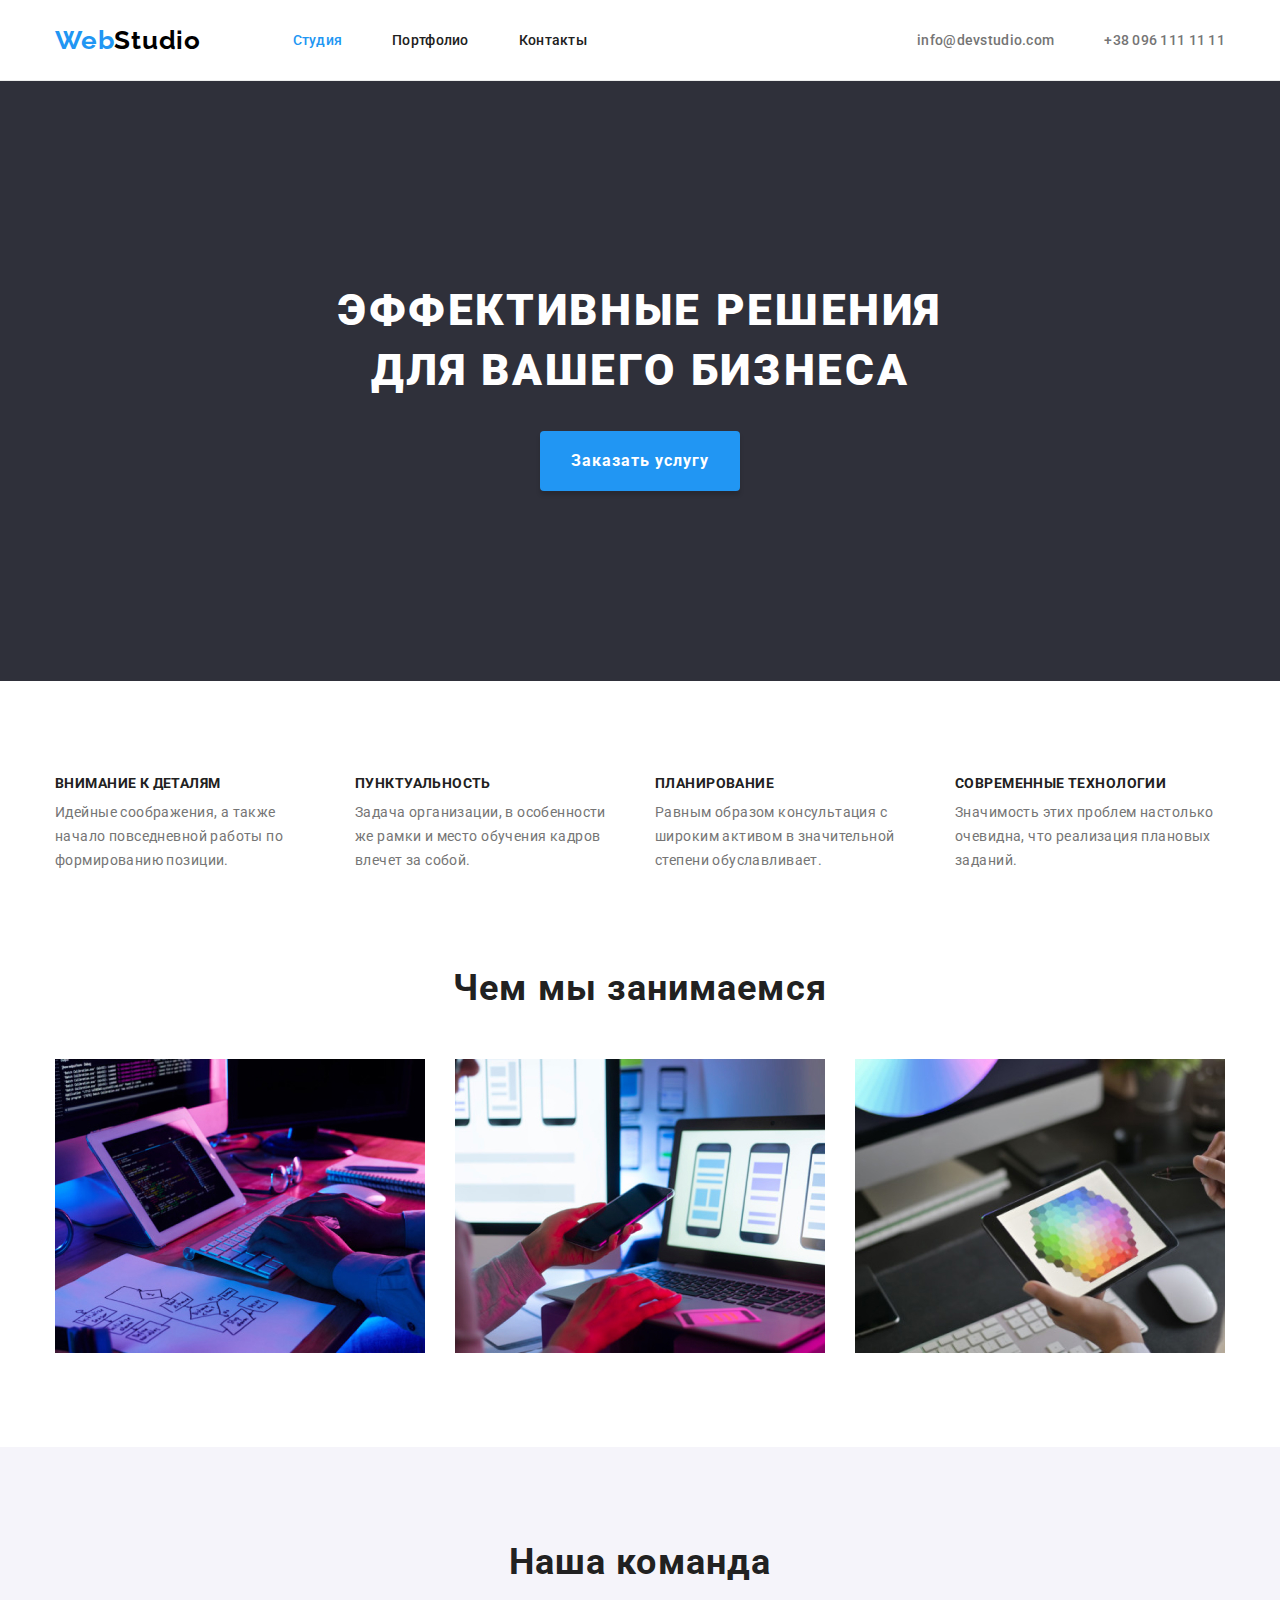
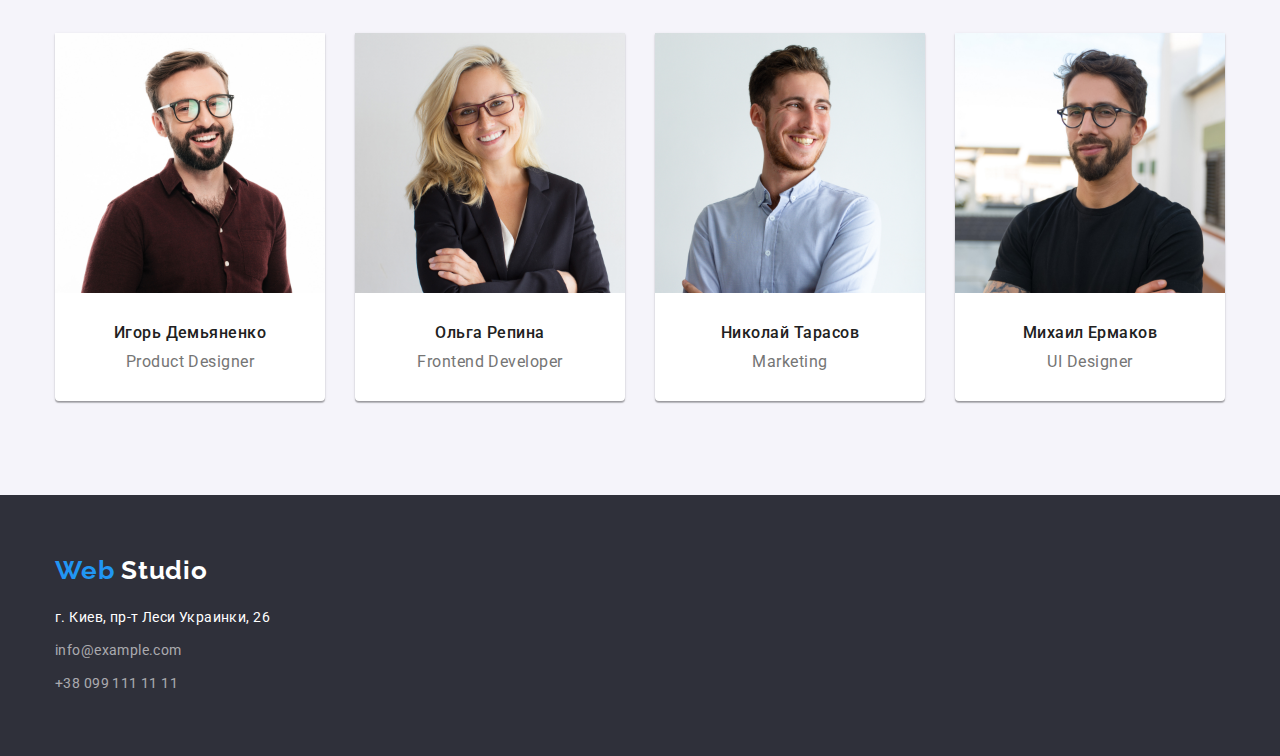
<file: index.html>
<!DOCTYPE html>
<html lang="ru">
  <head>
    <meta charset="UTF-8" />
    <meta name="viewport" content="width=device-width, initial-scale=1.0" />
    <meta http-equiv="X-UA-Compatible" content="ie=edge" />
    <link rel="preconnect" href="https://fonts.gstatic.com" />
    <link rel="preconnect" href="https://fonts.gstatic.com">
    <link href="https://fonts.googleapis.com/css2?family=Raleway:wght@700&family=Roboto:wght@400;500;700;900&display=swap" rel="stylesheet">
    <link rel="stylesheet" href="style/style.css" />
    <title>Студия</title>
  </head>
  <body>
    
      <header class="header">
        <div class="header-container">
          <nav class="upper-logo-navlinks">
            <a href="index.html" class="logo"
              ><span class="corp-color">Web</span
              ><span class="logo-black">Studio</span></a
            >
            <ul class="navlink">
              <li><a href="index.html" class="corp-color upper-link">Студия</a></li>
              <li><a href="portfolio.html" class="upper-link">Портфолио</a></li>
              <li><a href="#" class="upper-link">Контакты</a></li>
            </ul>
          </nav>
            <ul class="navlink">
              <li>
                <a href="mailto:info@devstudio.com" class="upper-contacts"
                  >info@devstudio.com</a
                >
              </li>
              <li>
                <a href="tel:+380961111111" class="upper-contacts"
                  >+38 096 111 11 11</a
                >
              </li>
            </ul>
          </div> 
      </header>
      
    <main>
      <!-- section hero -->
      <section>
        <div class="hero">
          <h1 class="main-title main-white">
            Эффективные решения для вашего бизнеса
          </h1>
          <a href="#" class="order-link main-white">Заказать услугу</a>
        </div>      
      </section>
      <!-- section our values -->
      <section>
        <!-- the h2 is visually hidden -->
        <div class="values">
          <h2 class="visually-hidden">Наши ценности</h2>
          <ul class="values-list">
            <li class="value-card">
              <h3 class="value-title">Внимание к деталям</h3>
              <p class="value-desc">
                Идейные соображения, а также начало повседневной работы по
                формированию позиции.
              </p>
            </li>
            <li class="value-card">
              <h3 class="value-title">Пунктуальность</h3>
              <p class="value-desc">
                Задача организации, в особенности же рамки и место обучения кадров
                влечет за собой.
              </p>
            </li>
            <li class="value-card">
              <h3 class="value-title">Планирование</h3>
              <p class="value-desc">
                Равным образом консультация с широким активом в значительной
                степени обуславливает.
              </p>
            </li>
            <li class="value-card">
              <h3 class="value-title">Современные технологии</h3>
              <p class="value-desc">
                Значимость этих проблем настолько очевидна, что реализация
                плановых заданий.
              </p>
            </li>
          </ul>
        </div>
       </section>
      <!-- section what we do -->
      <section>
        <div class="what-we-do">
          <h2 class="section-title we-do-title">Чем мы занимаемся</h2>
          <ul class="we-do-list">
            <li class="we-do-image">
              <img
                src="images/pc-tablet.jpg"
                width="370"
                alt="компьютер и планшет"
              />
            </li>
            <li class="we-do-image">
              <img
                src="images/pc-phone.jpg"
                width="370"
                alt="компьютер и мобильный телефон"
              />
            </li>
            <li class="we-do-image">
              <img
                src="images/tablet-colors.jpg"
                width="370"
                alt="палитра цветов на экране планшета"
              />
            </li>
          </ul>
        </div>        
      </section>
      <!-- section team -->
      <section>
        <div class="team-container">
          <h2 class="section-title team-title">Наша команда</h2>
          <ul class="team-list">
            <li class="team-card">
              <img src="images/team1.jpg" alt="фото игоря" width="270" />
              <h3 class="our-team team-name">Игорь Демьяненко</h3>
              <p class="our-team team-role">Product Designer</p>
            </li>
            <li class="team-card">
              <img src="images/team2.jpg" alt="фото ольги" width="270" />
              <h3 class="our-team team-name">Ольга Репина</h3>
              <p class="our-team team-role">Frontend Developer</p>
            </li>
            <li class="team-card">
              <img src="images/team3.jpg" alt="фото николая" width="270" />
              <h3 class="our-team team-name">Николай Тарасов</h3>
              <p class="our-team team-role">Marketing</p>
            </li>
            <li class="team-card">
              <img src="images/team4.jpg" alt="фото михаила" width="270" />
              <h3 class="our-team team-name">Михаил Ермаков</h3>
              <p class="our-team team-role">UI Designer</p>
            </li>
          </ul>
        </div>      
      </section>
    </main>
    <!-- Footer area -->
    <footer class="footer">
      <div class="footer-container">
        <a href="index.html" class="logo footer-logo">
          <span class="corp-color">Web</span>
          <span class="main-white">Studio</span></a>
      <address>
        <span class="footer-text footer-adress">г. Киев, пр-т Леси Украинки, 26</span>
        <ul>
          <li class="footer-margin">
            <a
              href="mailto:info@example.com"
              class="footer-text footer-contacts"
              >info@example.com</a>
          </li>
          <li>
            <a href="tel:+38099111111" class="footer-text footer-contacts"
              >+38 099 111 11 11</a
            >
          </li>
        </ul>
      </address>
      </div>
    </footer>
  </body>
</html>
</file>
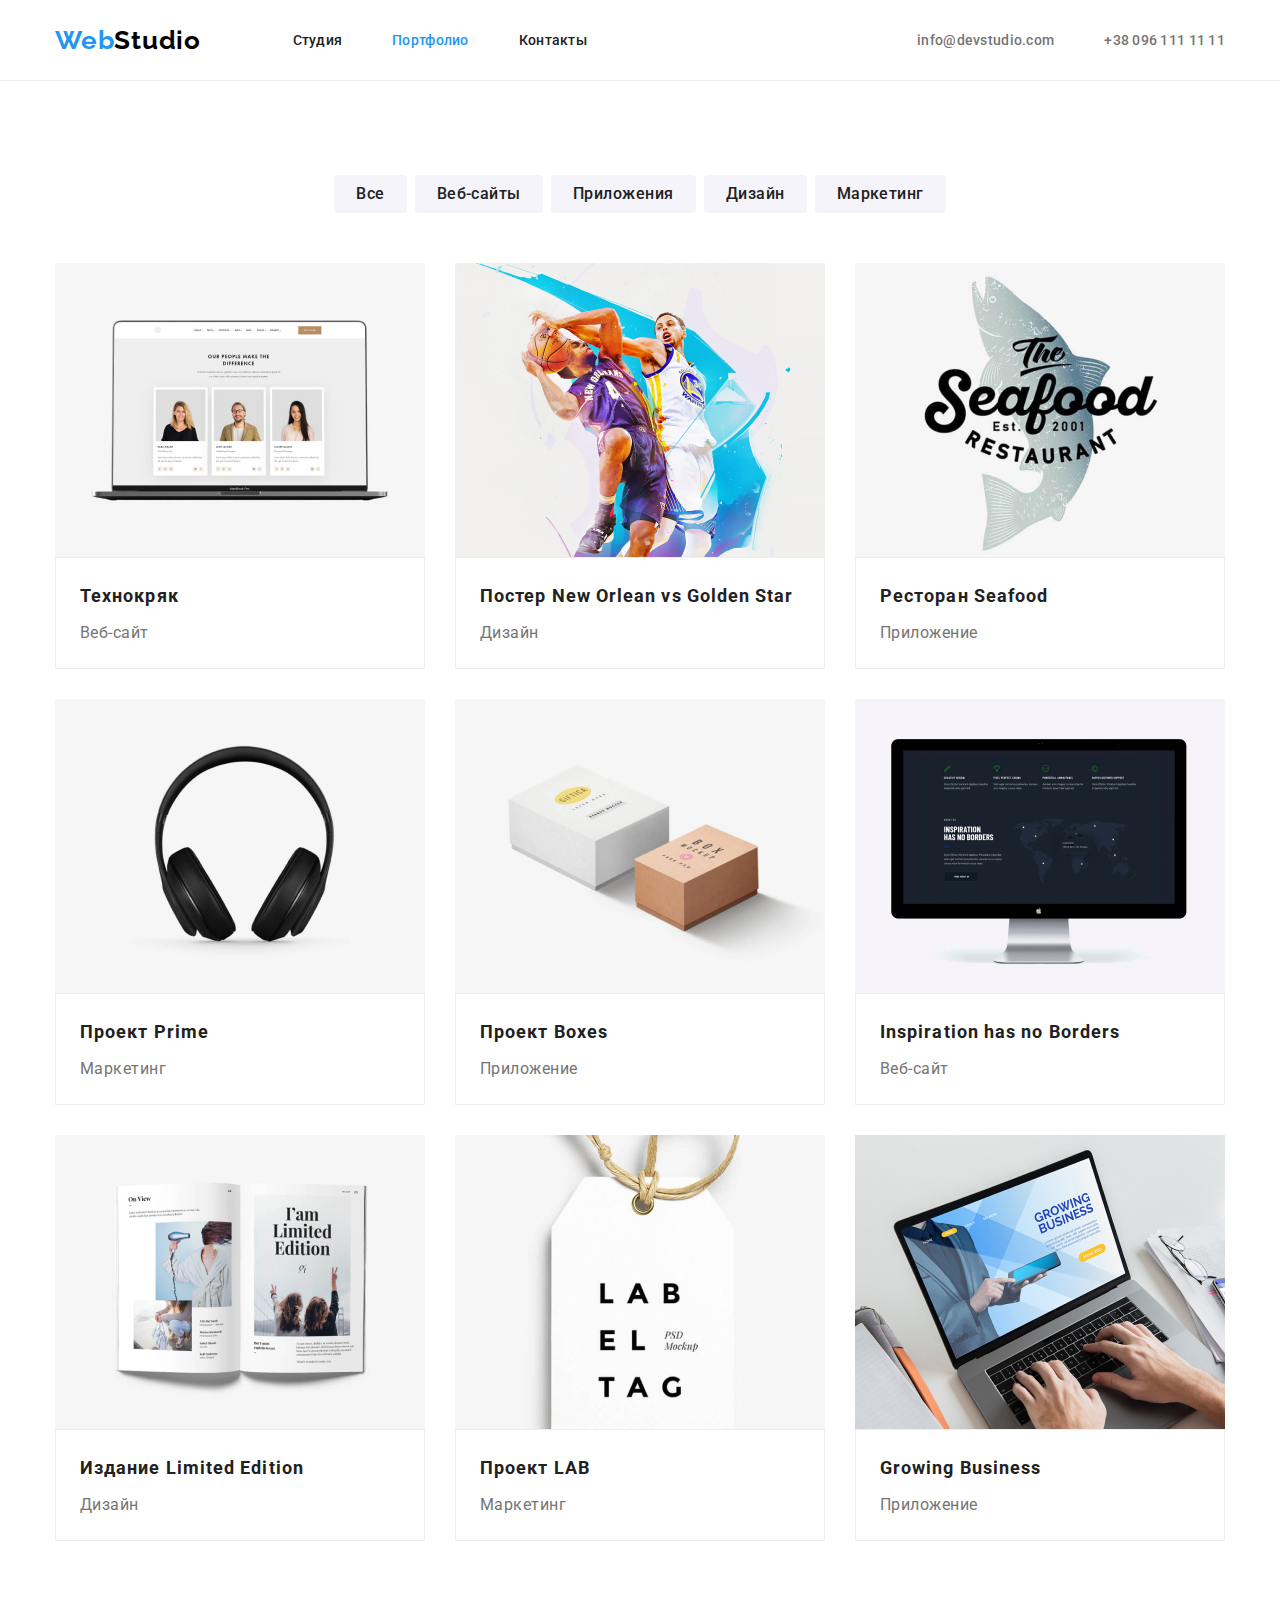
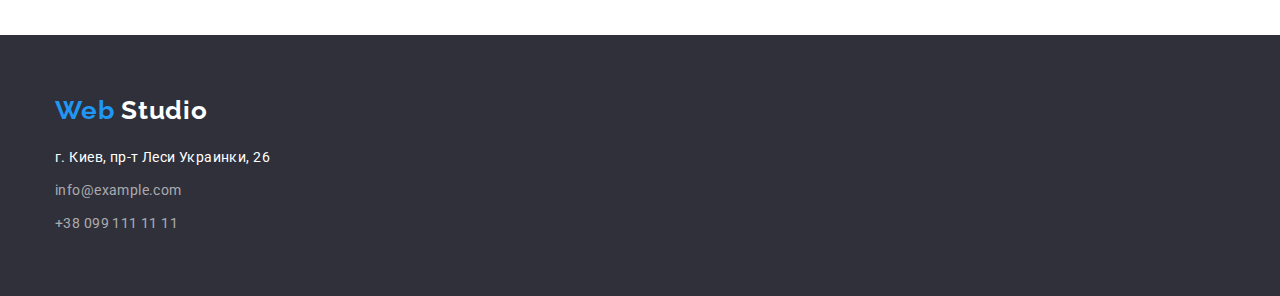
<file: portfolio.html>
<!DOCTYPE html>
<html lang="en">
  <head>
    <meta charset="UTF-8" />
    <meta name="viewport" content="width=device-width, initial-scale=1.0" />
    <link rel="preconnect" href="https://fonts.gstatic.com" />
    <link href="https://fonts.googleapis.com/css2?family=Raleway:wght@700&family=Roboto:wght@400;500;700;900&display=swap" rel="stylesheet">
    <link rel="stylesheet" href="style/style.css" />
    <title>Портфолио</title>
  </head>
  <body>
    <!-- HEADER -->
    <header class="header">
      <div class="header-container">
        <nav class="upper-logo-navlinks">
          <a href="index.html" class="logo"
            ><span class="corp-color">Web</span
            ><span class="logo-black">Studio</span></a
          >
          <ul class="navlink">
            <li><a href="index.html" class="upper-link">Студия</a></li>
            <li><a href="portfolio.html" class="upper-link corp-color">Портфолио</a></li>
            <li><a href="#" class="upper-link">Контакты</a></li>
          </ul>
        </nav>
          <ul class="navlink">
            <li>
              <a href="mailto:info@devstudio.com" class="upper-contacts"
                >info@devstudio.com</a
              >
            </li>
            <li>
              <a href="tel:+380961111111" class="upper-contacts"
                >+38 096 111 11 11</a
              >
            </li>
          </ul>
        </div> 
    </header>
       <!-- END HEADER -->
    <main>
      <!-- main section -->
      <section>
        <div class="portfolio-container">
            <!-- radiobutton filetrs -->
        <h1 class="visually-hidden">Наше Портфолио</h1>
        <ul class="buttons-container">
          <li class="portfolio-button"><button type="button" class="radio-btn portfolio-button">Все</button></li>
          <li class="portfolio-button"><button type="button" class="radio-btn portfolio-button">Веб-сайты</button></li>
          <li class="portfolio-button"><button type="button" class="radio-btn portfolio-button">Приложения</button></li>
          <li class="portfolio-button"><button type="button" class="radio-btn portfolio-button">Дизайн</button></li>
          <li class="portfolio-button"><button type="button" class="radio-btn portfolio-button">Маркетинг</button></li>
        </ul>

        <!-- main grid -->
        <ul class="portfolio-grid">
          <li class="portfolio-card">
            <a href="#"
              ><img
                src="images/techcryak.jpg"
                alt="открытый ноутбук"
                width="370"
              />
              <div class="portfolio-desc"><h2 class="grid-title">Технокряк</h2>
                <p class="grid-desc">Веб-сайт</p></div></a
            >
          </li>
          <li class="portfolio-card">
            <a href="#"
              ><img src="images/orleans.jpg" alt="баскетбол" width="370" />
              <div class="portfolio-desc"><h2 class="grid-title">Постер New Orlean vs Golden Star</h2>
                <p class="grid-desc">Дизайн</p></div></a
            >
          </li>
          <li class="portfolio-card">
            <a href="#"
              ><img
                src="images/seafood.jpg"
                alt="ресторан морской еды"
                width="370"
              />
              <div class="portfolio-desc">
                <h2 class="grid-title">Ресторан Seafood</h2>
                <p class="grid-desc">Приложение</p>
              </div></a
            >
          </li>
          <li class="portfolio-card">
            <a href="#"
              ><img src="images/prime.jpg" alt="наушники" width="370" />
              <div class="portfolio-desc"><h2 class="grid-title">Проект Prime</h2>
                <p class="grid-desc">Маркетинг</p></div></a
            >
          </li>
          <li class="portfolio-card">
            <a href="#"
              ><img src="images/boxes.jpg" alt="коробочки" width="370" />
              <div class="portfolio-desc"><h2 class="grid-title">Проект Boxes</h2>
                <p class="grid-desc">Приложение</p></div></a
            >
          </li>
          <li class="portfolio-card">
            <a href="#"
              ><img
                src="images/screen.jpg"
                alt="монитор компьютера"
                width="370"
              />
              <div class="portfolio-desc"><h2 class="grid-title">Inspiration has no Borders</h2>
                <p class="grid-desc">Веб-сайт</p></div></a
            >
          </li>
          <li class="portfolio-card">
            <a href="#"
              ><img src="images/book.jpg" alt="открытый журнал" width="370" />
              <div class="portfolio-desc"><h2 class="grid-title">Издание Limited Edition</h2>
                <p class="grid-desc">Дизайн</p></div></a
            >
          </li>
          <li class="portfolio-card">
            <a href="#"
              ><img src="images/lab.jpg" alt="этикетка" width="370" />
              <div class="portfolio-desc">
                <h2 class="grid-title">Проект LAB</h2>
              <p class="grid-desc">Маркетинг</p>
              </div></a>
          </li>
          <li class="portfolio-card">
            <a href="#"><img
                src="images/working-laptop.jpg"
                alt="работа на ноутбуке"
                width="370"/>
              <div class="portfolio-desc">
                <h2 class="grid-title">Growing Business</h2>
                <p class="grid-desc">Приложение</p>
              </div></a>
          </li>
        </ul>
          
        </div>      
        <!-- end main grid -->
      </section>
      <!-- end main section -->
    </main>
    <!-- FOOTER -->
    <footer class="footer">
      <div class="footer-container">
        <a href="index.html" class="logo footer-logo">
          <span class="corp-color">Web</span>
          <span class="main-white">Studio</span></a>
      <address>
        <span class="footer-text footer-adress">г. Киев, пр-т Леси Украинки, 26</span>
        <ul>
          <li class="footer-margin">
            <a
              href="mailto:info@example.com"
              class="footer-text footer-contacts"
              >info@example.com</a>
          </li>
          <li>
            <a href="tel:+38099111111" class="footer-text footer-contacts"
              >+38 099 111 11 11</a
            >
          </li>
        </ul>
      </address>
      </div>
    </footer>
    <!-- END FOOTER -->
  </body>
</html>
</file>
<file: style/style.css>
/* setting corporate color */
:root {
  --corpcolor: #2196f3;
  --mainwhite: #ffffff;
}

/* MAIN SETTINGS */
*, ::before, ::after {
  box-sizing: border-box;
  margin: 0;
  padding: 0;
}  
img {
  display: block;
}
body {
  font-family: Roboto, sans-serif;
  color: #212121;
  font-size: 14px;
  font-weight: 400;
}

a {
  text-decoration: none;
  color: #212121;
}

ul {
  list-style: none;
}
address {
  font-style: normal;
}
.section-title {
  font-weight: 700;
  font-size: 36px;
  line-height: 1.167;
  text-align: center;
  letter-spacing: 0.03em;
}
/* visually-hidden helper */
.visually-hidden:not(:focus):not(:active),
input[type="checkbox"].visually-hidden,
input[type="radio"].visually-hidden {
  position: absolute;
  width: 1px;
  height: 1px;
  margin: -1px;
  border: 0;
  padding: 0;
  white-space: nowrap;
  clip-path: inset(100%);
  clip: rect(0 0 0 0);
  overflow: hidden;
}
/* END MAIN SETTINGS */
/* NAV AREA */
.header-container {
  display: flex;
  justify-content: space-between;
  width: 1200px;
  padding: 0 15px;
  margin: 0 auto;
  align-items: center;
  }
.header {
  border-bottom: 1px solid #ECECEC;
}
  .upper-logo-navlinks {
    display: flex;
    align-items: center;
    justify-content: space-between;
    width: 532px;
  }

  .logo {
  font-family: Raleway, sans-serif;
  font-weight: 700;
  font-size: 26px;
  line-height: 1.192;
  letter-spacing: 0.03em;
}
.corp-color {
  color: var(--corpcolor);
}
.logo-black {
  color: #000000;
}
.main-white {
  color: var(--mainwhite);
}
.navlink {
  font-weight: 500;
  line-height: 1.142;
  letter-spacing: 0.02em;
  display: flex;
}
.navlink li:not(:last-child){
  margin-right: 50px;
}

.upper-contacts {
  color: #757575;
}

.upper-link,
.upper-contacts{
  padding: 32px 0;
  display: inline-block;
}

.upper-link:hover,
.upper-link:focus,
.upper-contacts:hover,
.upper-contacts:focus {
  color: var(--corpcolor);
}
/* END NAV AREA */
/* HERO AREA */
.hero {
  text-align: center;
  min-height: 600px;
  background-color: #2F303A;
  padding-top: 200px;

}
.main-title {
  font-weight: 900;
  font-size: 44px;
  line-height: 1.363;
  letter-spacing: 0.06em;
  text-transform: uppercase;
  width: 700px;
  margin-right: auto;
  margin-left: auto;
  margin-bottom: 30px;
  }
.order-link {
  font-weight: 700;
  font-size: 16px;
  line-height: 1.88;
  letter-spacing: 0.06em;
  display: inline-block;
  width: 200px;
  background-color: var(--corpcolor);
  box-shadow: 0px 4px 4px rgba(0, 0, 0, 0.15);
  border-radius: 4px;
  padding: 15px 0;
  }
/* END HERO AREA*/
/* VALUES AREA */
.values {
  display: flex;
  justify-content: space-between;
  width: 1200px;
  padding: 94px 15px;
  margin: 0 auto;
  align-items: center;
}

.values-list {
  display: flex;
  justify-content: space-between;
  width: 1200px;
  margin: 0 auto;
  align-items: center;
}

.value-card {
  width: 270px;
}
.value-card:not(:last-of-type) {
  margin-right: 30px;
}
.value-title {
  font-weight: 700;
  letter-spacing: 0.03em;
  font-size: inherit;
  text-transform: uppercase;
  line-height: 1.142;
  margin-bottom: 10px;
}
.value-desc {
  /* font-size: inherit; */
  line-height: 1.714;
  letter-spacing: 0.03em;
  color: #757575;
}
/* END VALUES AREA */
/* WHAT WE DO AREA */
.what-we-do {
  width: 1200px;
  padding-left: 15px;
  padding-right: 15px;
  padding-bottom: 94px;
  margin: 0 auto;
}
.we-do-list {
  display: flex;
  justify-content: space-between;
  align-items: center;
}
.we-do-image:not(:last-of-type) {
margin-right: 30px;
}
.we-do-title {
  margin-bottom: 50px;
}

/* END WAHT WE DO AREA */
/* OUR TEAM AREA */
.team-container {
background-color: #F5F4FA;
padding: 94px 0;
}
.team-title {
  margin-bottom: 50px;
}
.team-list {
  width: 1200px;
  padding: 0 15px;
  display: flex;
  justify-content: space-between;
  margin: 0 auto;
}
.team-card {
  width: 270px;
  box-shadow: 0px 1px 3px rgba(0, 0, 0, 0.12), 0px 1px 1px rgba(0, 0, 0, 0.14), 0px 2px 1px rgba(0, 0, 0, 0.2);
  border-radius: 0px 0px 4px 4px;
  background-color: var(--mainwhite);
  padding-bottom: 30px;
}
.team-card:not(:last-of-type) {
  margin-right: 30px;
}
.our-team {
  font-size: 16px;
  line-height: 1.188;
  text-align: center;
  letter-spacing: 0.03em;
}
.team-name {
  font-weight: 500;
  margin-top: 30px;
  margin-bottom: 10px;
}
.team-role {
  color: #757575;
}
/* END OUR TEAM AREA */
/* FOOTER AREA */
.footer {
  background-color: #2F303A;
  padding: 60px 0;
  }
.footer-container {
  width: 1200px;
  padding: 0 15px;
  margin: 0 auto;
}
.footer-logo {
  margin-bottom: 20px;
  display: inline-block;
}
.footer-text {
  line-height: 1.714;
  letter-spacing: 0.03em;
}

.footer-adress {
  color: var(--mainwhite);
}
.footer-margin {
  margin: 9px 0;
}
.footer-contacts {
  color: rgba(255, 255, 255, 0.6);
}
/* END OF FOOTER AREA */
/* PORTFOLIO PAGE */
.radio-btn {
  font-weight: 500;
  font-size: 16px;
  line-height: 1.63;
  text-align: center;
  letter-spacing: 0.03em;
  font-family: inherit;
  color: inherit;
  background: #F5F4FA;
  border-radius: 4px;
  border: none;
  padding: 6px 22px;
}
.radio-btn:hover,
.radio-btn:focus {
  color: var(--mainwhite);
  background-color: var(--corpcolor);
  box-shadow: 0px 3px 1px rgba(0, 0, 0, 0.1), 0px 1px 2px rgba(0, 0, 0, 0.08), 0px 2px 2px rgba(0, 0, 0, 0.12);
  outline: none;
}
.grid-title {
  font-weight: 700;
  font-size: 18px;
  line-height: 2;
  letter-spacing: 0.06em;
  margin-bottom: 4px;
}
.grid-desc {
  font-size: 16px;
  line-height: 1.88;
  letter-spacing: 0.03em;
  color: #757575;
}
.portfolio-container {
  width: 1200px;
  padding: 94px 15px;
  margin: 0 auto;
}
.buttons-container {
  display: flex;
  margin: 0 auto 50px;
  justify-content: center;
}
.portfolio-button {

}

.portfolio-button:not(:last-of-type) {
  margin-right: 8px;
}
.portfolio-grid {
  display: flex;
  margin: 0 auto;
  flex-wrap: wrap;
  justify-content: space-between;
}
.portfolio-desc {
  border: 1px solid #EEEEEE;
  padding: 20px 24px;
}

.portfolio-card:not(:nth-of-type(n+7)) {
  margin-bottom: 30px;
}

.portfolio-card:not(:nth-of-type(3n)) {
margin-right: 30px;
}
/* END OF PORTFOLIO PAGE */
</file>
